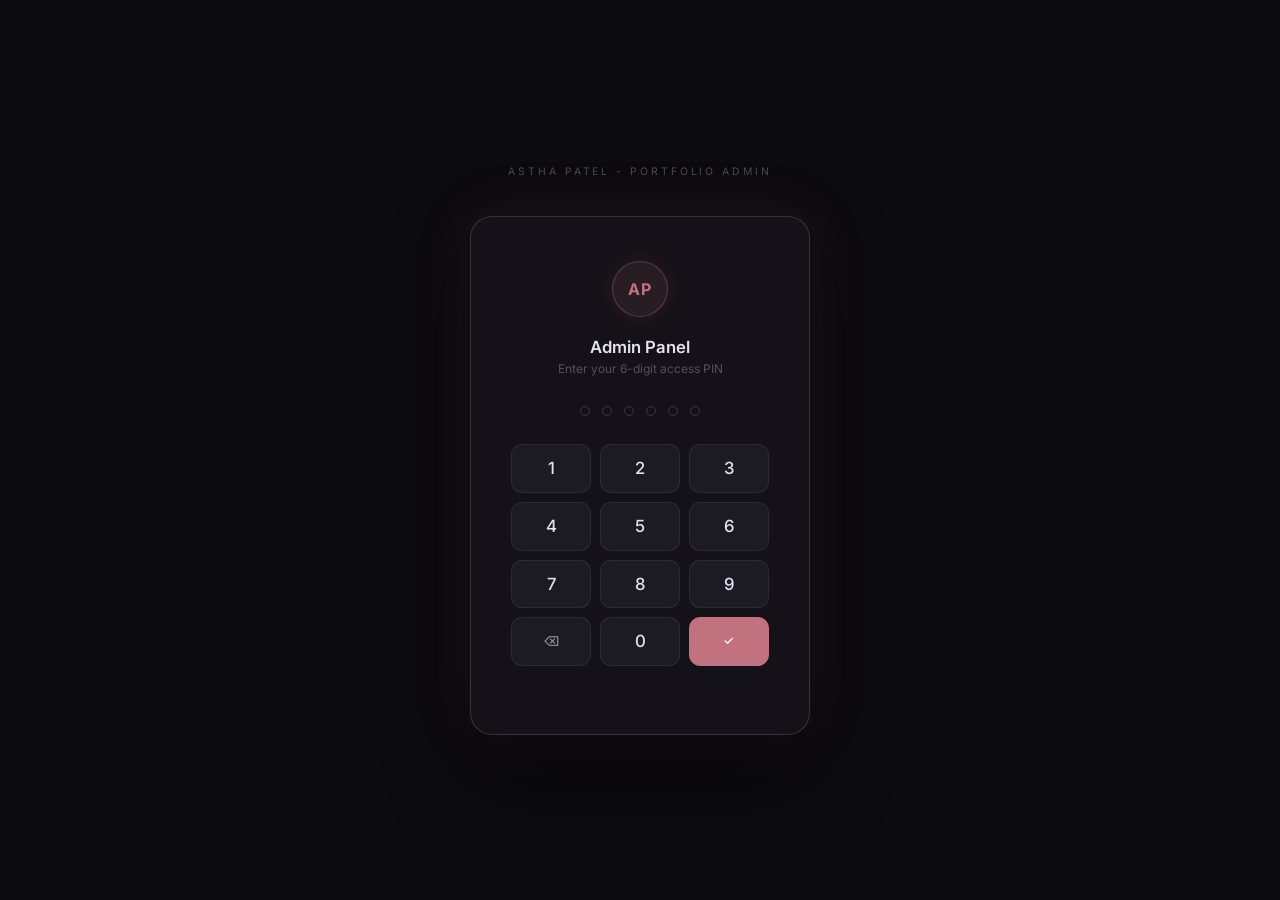
<file: admin/index.html>
<!DOCTYPE html>
<html lang="en">
<head>
<meta charset="UTF-8">
<meta name="viewport" content="width=device-width, initial-scale=1.0">
<meta name="robots" content="noindex, nofollow">
<title>Admin - Astha Patel Portfolio</title>
<link rel="preconnect" href="https://fonts.googleapis.com">
<link href="https://fonts.googleapis.com/css2?family=Inter:wght@300;400;500;600;700&display=swap" rel="stylesheet">
<style>
*,*::before,*::after{box-sizing:border-box;margin:0;padding:0}
:root{
  --bg:#0c0b0f;--surf:#141218;--surf2:#1c1a22;--surf3:#24222a;
  --bd:rgba(255,255,255,.07);--bdh:rgba(255,255,255,.14);
  --acc:#C2727E;--acc-d:rgba(194,114,126,.12);--acc-g:rgba(194,114,126,.25);
  --tx:#e4e2ed;--tx2:rgba(228,226,237,.55);--tx3:rgba(228,226,237,.3);
  --ok:#5cba8a;--err:#e05c6e;--warn:#e8a84a;
  --sw:230px;--th:58px;
}
body{font-family:'Inter',sans-serif;background:var(--bg);color:var(--tx);height:100vh;overflow:hidden;}
#loginScreen{position:fixed;inset:0;display:flex;align-items:center;justify-content:center;background:var(--bg);z-index:200;transition:opacity .5s,transform .5s;}
#loginScreen.exit{opacity:0;transform:scale(.97);pointer-events:none;}
.lw{display:flex;flex-direction:column;align-items:center;}
.lbrand{font-size:.65rem;letter-spacing:.28em;text-transform:uppercase;color:var(--tx3);margin-bottom:38px;}
.lcard{background:var(--surf);border:1px solid var(--bdh);border-radius:22px;padding:44px 40px 36px;width:340px;text-align:center;box-shadow:0 40px 80px rgba(0,0,0,.5),0 0 60px var(--acc-d);}
.lmono{width:56px;height:56px;border-radius:50%;background:var(--acc-d);border:1px solid rgba(194,114,126,.35);display:flex;align-items:center;justify-content:center;font-weight:700;font-size:1rem;color:var(--acc);margin:0 auto 20px;letter-spacing:.08em;box-shadow:0 0 20px var(--acc-d);}
.ltitle{font-size:1.05rem;font-weight:600;margin-bottom:4px;}
.lsub{font-size:.75rem;color:var(--tx3);margin-bottom:30px;}
.pdots{display:flex;justify-content:center;gap:12px;margin-bottom:28px;}
.pdot{width:10px;height:10px;border-radius:50%;border:1.5px solid rgba(255,255,255,.15);transition:.18s;}
.pdot.on{background:var(--acc);border-color:var(--acc);transform:scale(1.1);box-shadow:0 0 6px var(--acc-g);}
.numpad{display:grid;grid-template-columns:repeat(3,1fr);gap:9px;}
.nk{background:var(--surf2);border:1px solid var(--bd);border-radius:11px;padding:15px 10px;font-size:1.05rem;font-weight:500;color:var(--tx);cursor:pointer;transition:.12s;font-family:'Inter',sans-serif;line-height:1;}
.nk:hover{background:var(--surf3);border-color:var(--bdh);}
.nk:active{transform:scale(.93);}
.nk.del{font-size:.85rem;color:var(--tx2);}
.nk.ent{background:var(--acc);color:#fff;font-size:.8rem;letter-spacing:.12em;text-transform:uppercase;border-color:var(--acc);}
.nk.ent:hover{background:#b0666f;}
.lerr{font-size:.78rem;color:var(--err);height:20px;margin-top:12px;}
@keyframes shake{0%,100%{transform:translateX(0)}15%{transform:translateX(-8px)}35%{transform:translateX(8px)}55%{transform:translateX(-5px)}75%{transform:translateX(5px)}}
.lcard.shake{animation:shake .4s ease;}
#dash{display:none;flex-direction:column;height:100vh;}
#dash.vis{display:flex;}
.tb{height:var(--th);background:var(--surf);border-bottom:1px solid var(--bd);display:flex;align-items:center;padding:0 20px;gap:16px;flex-shrink:0;z-index:50;}
.tb-logo{display:flex;align-items:center;gap:10px;font-weight:700;font-size:.88rem;color:var(--acc);letter-spacing:.04em;text-decoration:none;}
.tb-dot{width:7px;height:7px;border-radius:50%;background:var(--acc);box-shadow:0 0 8px var(--acc-g);}
.tb-sep{width:1px;height:18px;background:var(--bdh);}
.tb-sec{font-size:.83rem;color:var(--tx2);flex:1;}
.tb-stat{display:flex;align-items:center;gap:7px;font-size:.73rem;color:var(--tx3);}
.stat-dot{width:6px;height:6px;border-radius:50%;background:var(--ok);transition:.3s;}
.stat-dot.un{background:var(--warn);}
.tb-acts{display:flex;gap:8px;}
.btn{padding:8px 16px;border-radius:8px;font-size:.78rem;font-weight:500;cursor:pointer;transition:.18s;border:1px solid var(--bd);font-family:'Inter',sans-serif;letter-spacing:.02em;line-height:1;}
.bghost{background:transparent;color:var(--tx2);}
.bghost:hover{background:rgba(255,255,255,.05);color:var(--tx);}
.bacc{background:var(--acc);color:#fff;border-color:var(--acc);}
.bacc:hover{background:#b0666f;}
.bsec{background:rgba(255,255,255,.05);color:var(--tx);}
.bsec:hover{background:rgba(255,255,255,.09);}
.dbbody{display:flex;flex:1;overflow:hidden;}
.sb{width:var(--sw);background:var(--surf);border-right:1px solid var(--bd);display:flex;flex-direction:column;flex-shrink:0;overflow-y:auto;}
.sb::-webkit-scrollbar{width:0;}
.sbg{padding:18px 10px 8px;}
.sbg+.sbg{border-top:1px solid var(--bd);}
.sgl{font-size:.6rem;letter-spacing:.2em;text-transform:uppercase;color:var(--tx3);padding:0 10px;margin-bottom:8px;}
.nb{display:flex;align-items:center;gap:10px;padding:9px 10px;border-radius:8px;cursor:pointer;font-size:.83rem;color:var(--tx2);transition:.13s;width:100%;background:transparent;border:none;text-align:left;font-family:'Inter',sans-serif;}
.nb:hover{background:rgba(255,255,255,.04);color:var(--tx);}
.nb.act{background:var(--acc-d);color:var(--acc);}
.ni{width:5px;height:5px;border-radius:50%;background:currentColor;opacity:.45;flex-shrink:0;}
.main{flex:1;overflow-y:auto;padding:32px 36px;background:var(--bg);}
.main::-webkit-scrollbar{width:5px;}
.main::-webkit-scrollbar-thumb{background:rgba(255,255,255,.08);border-radius:3px;}
.shd{margin-bottom:28px;}
.shd h2{font-size:1.25rem;font-weight:600;letter-spacing:-.01em;}
.shd p{font-size:.8rem;color:var(--tx2);margin-top:5px;line-height:1.55;}
.fg{display:grid;grid-template-columns:1fr 1fr;gap:16px;}
.ff{display:flex;flex-direction:column;gap:6px;}
.ff.s2{grid-column:1/-1;}
.fl{font-size:.68rem;font-weight:600;letter-spacing:.1em;text-transform:uppercase;color:var(--tx3);}
.fi,.fta,.fsel{background:var(--surf2);border:1px solid var(--bd);border-radius:8px;padding:10px 13px;color:var(--tx);font-size:.85rem;font-family:'Inter',sans-serif;transition:.18s;width:100%;line-height:1.5;}
.fi:focus,.fta:focus{outline:none;border-color:var(--acc);box-shadow:0 0 0 3px var(--acc-d);}
.fta{resize:vertical;min-height:88px;}
.divr{border:none;border-top:1px solid var(--bd);margin:26px 0;}
.aed{display:flex;flex-direction:column;gap:10px;}
.ai{background:var(--surf);border:1px solid var(--bd);border-radius:12px;padding:16px;}
.ahd{display:flex;align-items:center;justify-content:space-between;margin-bottom:14px;}
.at{font-size:.75rem;font-weight:600;color:var(--tx2);letter-spacing:.05em;}
.ibtn{width:26px;height:26px;border-radius:6px;border:1px solid var(--bd);background:transparent;color:var(--tx2);cursor:pointer;display:flex;align-items:center;justify-content:center;font-size:.85rem;transition:.15s;}
.ibtn:hover{background:rgba(255,255,255,.07);color:var(--tx);}
.ibtn.dl:hover{background:rgba(224,92,110,.14);border-color:var(--err);color:var(--err);}
.abtn{width:100%;display:flex;align-items:center;justify-content:center;gap:8px;padding:10px;border:1px dashed rgba(255,255,255,.12);border-radius:10px;background:transparent;color:var(--tx3);font-size:.82rem;cursor:pointer;transition:.18s;font-family:'Inter',sans-serif;margin-top:10px;}
.abtn:hover{border-color:var(--acc);color:var(--acc);background:var(--acc-d);}
.tgl{display:flex;flex-wrap:wrap;gap:6px;margin-bottom:8px;}
.tgi{display:flex;align-items:center;gap:4px;background:rgba(255,255,255,.05);border:1px solid var(--bd);border-radius:999px;padding:4px 11px;font-size:.76rem;}
.tgi input{background:none;border:none;color:var(--tx);font-size:.76rem;font-family:inherit;padding:0;min-width:40px;}
.tgi input:focus{outline:none;}
.tgr{background:none;border:none;color:var(--tx3);cursor:pointer;font-size:1rem;line-height:1;padding:0 0 0 2px;transition:.13s;}
.tgr:hover{color:var(--err);}
.tarow{display:flex;gap:8px;}
.pw{display:flex;align-items:center;gap:10px;}
.pw .fi{max-width:80px;}
.pbb{flex:1;height:4px;background:rgba(255,255,255,.08);border-radius:2px;overflow:hidden;}
.pbf{height:100%;background:var(--acc);border-radius:2px;transition:width .3s;}
.vcg{display:grid;grid-template-columns:repeat(3,1fr);gap:12px;}
.vc{border:2px solid var(--bd);border-radius:12px;overflow:hidden;cursor:pointer;transition:.18s;}
.vc:hover{border-color:var(--bdh);}
.vc.sel{border-color:var(--acc);box-shadow:0 0 20px var(--acc-d);}
.vcp{height:80px;display:flex;align-items:flex-end;padding:10px;}
.vc-orb{background:linear-gradient(135deg,#faf6f2,#f0e4dc);}
.vc-cin{background:linear-gradient(135deg,#070509,#2a0f1a);}
.vc-gal{background:linear-gradient(135deg,#0b001a,#2a0845);}
.vc-pook{background:linear-gradient(135deg,#ffe6f0,#ffd1df);}
.vc-mod{background:linear-gradient(135deg,#ccff00,#000000);}
.vc-pro{background:linear-gradient(135deg,#ffffff,#e2e8f0);}
.vc-art{background:linear-gradient(135deg,#5f2c82,#49a09d);}
.vcl{font-size:.55rem;font-weight:800;letter-spacing:.22em;text-transform:uppercase;}
.vc-orb .vcl,.vc-pro .vcl{color:rgba(0,0,0,.5);}
.vc-cin .vcl,.vc-gal .vcl,.vc-art .vcl{color:rgba(255,255,255,.35);}
.vc-pook .vcl{color:#ff6b9e;}
.vc-mod .vcl{color:#ccff00;}
.vci{padding:10px 12px;background:var(--surf2);}
.vcn{font-size:.82rem;font-weight:600;}
.vcd{font-size:.7rem;color:var(--tx2);margin-top:2px;}
.fr{display:flex;align-items:center;justify-content:space-between;padding:12px 0;border-bottom:1px solid var(--bd);}
.fr:last-child{border-bottom:none;}
.flb{font-size:.84rem;}
.fky{font-size:.68rem;color:var(--tx3);font-family:monospace;margin-top:2px;}
.tgl-sw{position:relative;width:40px;height:22px;flex-shrink:0;}
.tgl-sw input{opacity:0;width:0;height:0;}
.tgl-rail{position:absolute;inset:0;background:rgba(255,255,255,.1);border-radius:11px;cursor:pointer;transition:.2s;}
.tgl-rail::before{content:'';position:absolute;width:16px;height:16px;background:#fff;border-radius:50%;top:3px;left:3px;transition:.2s;}
.tgl-sw input:checked+.tgl-rail{background:var(--acc);}
.tgl-sw input:checked+.tgl-rail::before{transform:translateX(18px);}
.jed{background:rgba(0,0,0,.35);border:1px solid var(--bd);border-radius:10px;padding:18px;font-family:monospace;font-size:.78rem;line-height:1.72;color:#c9d1d9;width:100%;min-height:380px;resize:vertical;}
.jed:focus{outline:none;border-color:var(--acc);}
.jst{font-size:.72rem;margin-top:6px;color:var(--tx3);}
.toast{position:fixed;bottom:24px;right:24px;background:var(--surf);border:1px solid var(--bd);border-radius:10px;padding:13px 18px;font-size:.83rem;box-shadow:0 8px 32px rgba(0,0,0,.5);transform:translateY(20px);opacity:0;transition:.3s;z-index:9999;max-width:330px;}
.toast.show{transform:translateY(0);opacity:1;}
.toast.ok{border-color:var(--ok);}
.toast.er{border-color:var(--err);}
.toast.inf{border-color:var(--acc);}
.mbd{position:fixed;inset:0;background:rgba(0,0,0,.65);backdrop-filter:blur(10px);z-index:5000;display:flex;align-items:center;justify-content:center;opacity:0;pointer-events:none;transition:.28s;}
.mbd.open{opacity:1;pointer-events:auto;}
.modal{background:var(--surf);border:1px solid var(--bdh);border-radius:18px;padding:32px;width:440px;box-shadow:0 24px 64px rgba(0,0,0,.6);transform:translateY(16px);transition:.28s;}
.mbd.open .modal{transform:translateY(0);}
.modal h3{font-size:1.05rem;font-weight:600;margin-bottom:8px;}
.modal p{font-size:.82rem;color:var(--tx2);line-height:1.6;margin-bottom:18px;}
.mhint{font-size:.7rem;color:var(--tx3);margin-top:5px;}
.macts{display:flex;gap:10px;justify-content:flex-end;margin-top:22px;}
.pprog{display:flex;flex-direction:column;gap:8px;margin-top:16px;}
.pst{display:flex;align-items:center;gap:10px;font-size:.8rem;color:var(--tx2);}
.psi{width:18px;height:18px;border-radius:50%;border:1.5px solid var(--bdh);flex-shrink:0;display:flex;align-items:center;justify-content:center;font-size:.65rem;}
.pst.done .psi{background:var(--ok);border-color:var(--ok);color:#fff;}
.pst.fail .psi{background:var(--err);border-color:var(--err);color:#fff;}
@keyframes spin{to{transform:rotate(360deg)}}
.pst.act .psi{border-color:var(--acc);animation:spin 1s linear infinite;}
.subhdr{font-size:.78rem;font-weight:600;color:var(--tx2);letter-spacing:.08em;text-transform:uppercase;margin-bottom:12px;}
@media (max-width:768px){
  .tb{flex-wrap:wrap;height:auto;padding:12px 20px;gap:10px;}
  .tb-sec{width:100%;order:3;margin-top:4px;}
  .dbbody{flex-direction:column;}
  .sb{width:100%;flex-direction:row;border-right:none;border-bottom:1px solid var(--bd);padding:8px;height:auto;overflow-x:auto;}
  .sbg{display:flex;gap:8px;padding:0;border:none !important;margin-right:12px;align-items:center;}
  .sgl{display:none;}
  .nb{white-space:nowrap;width:auto;padding:6px 12px;}
  .main{padding:20px;}
  .fg,.vcg{grid-template-columns:1fr;}
  .modal{width:calc(100% - 40px);margin:20px;padding:24px;}
  .tarow{flex-direction:column;}
  #lcard{width:90%;padding:30px 20px;}
  .lbrand{text-align:center;}
}
</style>
</head>
<body>

<div id="loginScreen">
  <div class="lw">
    <div class="lbrand">Astha Patel - Portfolio Admin</div>
    <div class="lcard" id="lcard">
      <div class="lmono">AP</div>
      <div class="ltitle">Admin Panel</div>
      <div class="lsub">Enter your 6-digit access PIN</div>
      <div class="pdots" id="pdots">
        <div class="pdot"></div><div class="pdot"></div><div class="pdot"></div>
        <div class="pdot"></div><div class="pdot"></div><div class="pdot"></div>
      </div>
      <div class="numpad" id="numpad"></div>
      <div class="lerr" id="lerr"></div>
    </div>
  </div>
</div>

<div id="dash">
  <div class="tb">
    <a class="tb-logo" href="../" target="_blank"><div class="tb-dot"></div>AP Admin</a>
    <div class="tb-sep"></div>
    <div class="tb-sec" id="tbSec">Dashboard</div>
    <div class="tb-stat"><div class="stat-dot" id="sdot"></div><span id="stext">All changes saved</span></div>
    <div class="tb-acts">
      <button class="btn bghost" onclick="clearPrev()">Clear Preview</button>
      <button class="btn bacc" onclick="openPub()">Publish to GitHub</button>
      <button class="btn bghost" onclick="doOut()">Log Out</button>
    </div>
  </div>
  <div class="dbbody">
    <div class="sb">
      <div class="sbg">
        <div class="sgl">Content</div>
        <button class="nb act" id="n-hero"           onclick="show('hero')"><span class="ni"></span>Hero</button>
        <button class="nb"     id="n-brand"          onclick="show('brand')"><span class="ni"></span>Personal Brand</button>
        <button class="nb"     id="n-strengths"      onclick="show('strengths')"><span class="ni"></span>Core Strengths</button>
        <button class="nb"     id="n-differentiators" onclick="show('differentiators')"><span class="ni"></span>Differentiators</button>
        <button class="nb"     id="n-exposure"       onclick="show('exposure')"><span class="ni"></span>Business Exposure</button>
        <button class="nb"     id="n-capabilities"   onclick="show('capabilities')"><span class="ni"></span>Capabilities</button>
        <button class="nb"     id="n-vision"         onclick="show('vision')"><span class="ni"></span>Career Vision</button>
        <button class="nb"     id="n-introduction"   onclick="show('introduction')"><span class="ni"></span>Introduction</button>
        <button class="nb"     id="n-contact"        onclick="show('contact')"><span class="ni"></span>Contact</button>
        <button class="nb"     id="n-global"         onclick="show('global')"><span class="ni"></span>Global Settings</button>
      </div>
      <div class="sbg">
        <div class="sgl">System</div>
        <button class="nb" id="n-flags" onclick="show('flags')"><span class="ni"></span>Feature Flags</button>
        <button class="nb" id="n-raw"   onclick="show('raw')"><span class="ni"></span>Raw JSON</button>
      </div>
    </div>
    <div class="main" id="main"></div>
  </div>
</div>

<div class="toast" id="toast"></div>

<div class="mbd" id="pubModal">
  <div class="modal">
    <h3>Publish to GitHub</h3>
    <p>Commits data/content.json and data/feature-flags.json to the repo. Vercel auto-deploys within ~30 seconds.</p>

    <div class="pprog" id="pprog" style="display:none;"></div>
    <div class="macts" id="macts">
      <button class="btn bghost" onclick="closePub()">Cancel</button>
      <button class="btn bacc" id="pubBtn" onclick="doPub()">Publish Now</button>
    </div>
  </div>
</div>

<script>
'use strict';
const PIN='739391',RO='Dev-Incognito',RN='astha-patel-portfolio',LSC='astha-admin-content',LSF='astha-portfolio-flags',SA='astha-admin-auth',ST='astha-github-token';
const SLABS={hero:'Hero / Cover',brand:'Personal Brand',strengths:'Core Strengths',differentiators:'Differentiators',exposure:'Business Exposure',capabilities:'Capabilities',vision:'Career Vision',introduction:'Introduction',contact:'Contact',global:'Global Settings',flags:'Feature Flags',raw:'Raw JSON'};
let content={},flags={},cur='hero';

let ent='';
(function(){
  const p=document.getElementById('numpad');
  ['1','2','3','4','5','6','7','8','9','del','0','ent'].forEach((k,idx)=>{
    const b=document.createElement('button');
    const disp=k==='del'?'backspace':k==='ent'?'Enter':k;
    b.className='nk'+(k==='del'?' del':k==='ent'?' ent':'');
    b.textContent=k==='del'?'\u232B':k==='ent'?'\u2713':k;
    b.onclick=()=>hk(k==='del'?'del':k==='ent'?'ent':k);
    p.appendChild(b);
  });
})();

function hk(k){
  if(k==='del')ent=ent.slice(0,-1);
  else if(k==='ent'){chk();return;}
  else if(ent.length<6)ent+=k;
  rd();
  if(ent.length===6)setTimeout(chk,160);
}
function rd(){document.querySelectorAll('.pdot').forEach((d,i)=>d.classList.toggle('on',i<ent.length));}
function chk(){
  if(ent===PIN){
    sessionStorage.setItem(SA,'1');
    const ls=document.getElementById('loginScreen');
    ls.classList.add('exit');
    setTimeout(()=>{ls.style.display='none';document.getElementById('dash').classList.add('vis');initDash();},500);
  }else{
    const c=document.getElementById('lcard');c.classList.add('shake');
    document.getElementById('lerr').textContent='Incorrect PIN. Try again.';
    setTimeout(()=>{c.classList.remove('shake');document.getElementById('lerr').textContent='';ent='';rd();},600);
  }
}
document.addEventListener('keydown',e=>{
  const ls=document.getElementById('loginScreen');
  if(ls&&ls.style.display!=='none'&&!ls.classList.contains('exit')){
    if(e.key>='0'&&e.key<='9')hk(e.key);
    else if(e.key==='Backspace')hk('del');
    else if(e.key==='Enter')hk('ent');
  }
});

async function initDash(){await load();show('hero');}
async function load(){
  const lc=localStorage.getItem(LSC);
  if(lc){try{content=JSON.parse(lc);}catch(e){await fc();}}else{await fc();}
  const lf=localStorage.getItem(LSF);
  if(lf){try{flags=JSON.parse(lf);}catch(e){await ff2();}}else{await ff2();}
}
async function fc(){try{const r=await fetch('../data/content.json?'+Date.now());content=await r.json();}catch(e){toast('Could not load content.json','er');}}
async function ff2(){try{const r=await fetch('../data/feature-flags.json?'+Date.now());flags=await r.json();}catch(e){flags={};}}

function sv(){localStorage.setItem(LSC,JSON.stringify(content));localStorage.setItem(LSF,JSON.stringify(flags));setSt(false);}
let stm;function dsv(){setSt(true);clearTimeout(stm);stm=setTimeout(sv,700);}
function setSt(u){document.getElementById('sdot').classList.toggle('un',u);document.getElementById('stext').textContent=u?'Unsaved changes':'Saved locally';}
function clearPrev(){if(!confirm('Clear all local edits and revert to published content?'))return;localStorage.removeItem(LSC);localStorage.removeItem(LSF);toast('Cleared. Reloading...','inf');setTimeout(()=>location.reload(),1200);}
function doOut(){sessionStorage.removeItem(SA);location.reload();}

function show(n){
  cur=n;
  document.querySelectorAll('.nb').forEach(b=>b.classList.remove('act'));
  const nb=document.getElementById('n-'+n);if(nb)nb.classList.add('act');
  document.getElementById('tbSec').textContent=SLABS[n]||n;
  const fns={hero:rHero,brand:rBrand,strengths:rStr,differentiators:rDiff,exposure:rExp,capabilities:rCap,vision:rVis,introduction:rIntro,contact:rCon,global:rGlob,flags:rFlags,raw:rRaw};
  if(fns[n])document.getElementById('main').innerHTML=fns[n]();
}

function esc(v){return String(v||'').replace(/&/g,'&amp;').replace(/"/g,'&quot;').replace(/</g,'&lt;').replace(/>/g,'&gt;');}
function fld(l,h,s2=false){return '<div class="ff'+(s2?' s2':'')+'"><label class="fl">'+l+'</label>'+h+'</div>';}
function inp(ex,v){return '<input type="text" class="fi" value="'+esc(v)+'" oninput="'+ex+'=this.value;dsv();">';}
function ta(ex,v){return '<textarea class="fta" oninput="'+ex+'=this.value;dsv();">'+esc(v)+'</textarea>';}
function hdr(t,d){return '<div class="shd"><h2>'+t+'</h2><p>'+d+'</p></div>';}
function sh(t){return '<div class="subhdr">'+t+'</div>';}

const FONTS = ['Default', 'Inter', 'Roboto', 'Open Sans', 'Montserrat', 'Lato', 'Poppins', 'Oswald', 'Roboto Mono', 'Raleway', 'Playfair Display', 'Merriweather', 'Nunito', 'Ubuntu', 'Rubik', 'Lora', 'Work Sans', 'Fira Sans', 'Quicksand', 'Barlow', 'Mulish', 'Inconsolata', 'PT Sans', 'Titillium Web', 'DM Sans', 'IBM Plex Sans', 'Josefin Sans', 'Cabin', 'Libre Franklin', 'Dancing Script', 'Anton', 'Bebas Neue', 'Mukta', 'Karla', 'Teko', 'Fjalla One', 'Dosis', 'Bitter', 'Arimo', 'Varela Round', 'Pacifico', 'Hind', 'Zilla Slab', 'Righteous', 'Cinzel', 'Archivo Black', 'Lobster', 'EB Garamond', 'Caveat', 'Comfortaa'];
function fontSel(ex, v) {
  const opts = FONTS.map(f => '<option value="'+(f==='Default'?'':f)+'"'+(v===f?' selected':'')+'>'+f+'</option>').join('');
  return '<select class="fsel" onchange="'+ex+'=this.value;dsv();">'+opts+'</select>';
}


function rHero(){
  const h=content.hero||{},v=flags['hero-variant']||'orbital';
  const VS=[
    {id:'cinematic',n:'Cinematic',d:'Dark film aesthetic',cl:'vc-cin',l:'CINEMATIC'},
    {id:'orbital',n:'Orbital',d:'Classic split layout',cl:'vc-orb',l:'ORBITAL'},
    {id:'galaxy',n:'Galaxy',d:'Deep space immersion',cl:'vc-gal',l:'GALAXY'},
    {id:'pookie',n:'Pookie',d:'Soft cute pastels',cl:'vc-pook',l:'POOKIE'},
    {id:'modern',n:'Modern',d:'Brutalist high contrast',cl:'vc-mod',l:'MODERN'},
    {id:'professional',n:'Professional',d:'Corporate minimal',cl:'vc-pro',l:'PROFESSION'},
    {id:'artistic',n:'Artistic',d:'Overengineered 3D',cl:'vc-art',l:'ARTISTIC'}
  ];
  return hdr('Hero / Cover','First thing visitors see. Pick a variant and edit copy.')+
  '<div class="fg">'+
  fld('Section Font',fontSel('content.hero.font',h.font))+
  fld('First Name',inp('content.hero.nameFirst',h.nameFirst||''))+
  fld('Last Name',inp('content.hero.nameLast',h.nameLast||''))+
  fld('Statement',ta('content.hero.statement',h.statement||''),true)+
  fld('Scroll Button',inp('content.hero.scrollBtn',h.scrollBtn||''))+
  '</div><hr class="divr">'+
  '<div class="ff s2" style="margin-bottom:18px;"><label class="fl">Tagline Words</label>'+
  '<div class="tgl">'+
  (h.tagline||[]).map((t,i)=>'<div class="tgi"><input value="'+esc(t)+'" style="width:'+(Math.max(t.length,4)+1)+'ch" oninput="content.hero.tagline['+i+']=this.value;this.style.width=(Math.max(this.value.length,4)+1)+\'ch\';dsv();"><button class="tgr" onclick="content.hero.tagline.splice('+i+',1);sv();show(\'hero\');">&#215;</button></div>').join('')+
  '</div><div class="tarow"><input type="text" class="fi" id="ntag" placeholder="New word" style="max-width:180px;"><button class="btn bsec" onclick="atag()">+ Add</button></div></div>'+
  '<hr class="divr"><div style="display:flex; justify-content:space-between; align-items:center; margin-bottom:12px;">'+sh('Website Theme Variant')+'<a href="../" target="_blank" class="btn bacc" style="text-decoration:none;">Preview Theme ↗</a></div>'+
  '<div class="vcg">'+VS.map(vr=>'<div class="vc'+(v===vr.id?' sel':'')+'" onclick="setV(\''+vr.id+'\')"><div class="vcp '+vr.cl+'"><div class="vcl">'+vr.l+'</div></div><div class="vci"><div class="vcn">'+vr.n+'</div><div class="vcd">'+vr.d+'</div></div></div>').join('')+'</div>';
}
function atag(){const v=document.getElementById('ntag').value.trim();if(!v)return;if(!content.hero.tagline)content.hero.tagline=[];content.hero.tagline.push(v);sv();show('hero');}
function setV(id){flags['hero-variant']=id;sv();show('hero');toast('Hero variant set to "'+id+'". Publish to deploy.','inf');}

function rBrand(){
  const b=content.brand||{};
  return hdr('Personal Brand','"Who I Am" section.')+
  '<div class="fg">'+
  fld('Section Font',fontSel('content.brand.font',b.font))+
  fld('Section Label',inp('content.brand.sectionLabel',b.sectionLabel||''))+
  fld('Section Title',inp('content.brand.sectionTitle',b.sectionTitle||''))+
  fld('Subtitle',ta('content.brand.sectionSubtitle',b.sectionSubtitle||''),true)+
  fld('Brand Quote',ta('content.brand.quote',b.quote||''),true)+
  fld('Philosophy Title',inp('content.brand.philosophyTitle',b.philosophyTitle||''),true)+
  fld('Philosophy Text',ta('content.brand.philosophyText',b.philosophyText||''),true)+
  '</div><hr class="divr">'+sh('Value Cards')+
  '<div class="aed">'+
  (b.values||[]).map((v,i)=>
    '<div class="ai"><div class="ahd"><div class="at">Value #'+(i+1)+'</div><button class="ibtn dl" onclick="content.brand.values.splice('+i+',1);sv();show(\'brand\');">X</button></div>'+
    '<div class="fg">'+
    fld('Icon','<input type="text" class="fi" value="'+esc(v.icon||'')+'" maxlength="2" oninput="content.brand.values['+i+'].icon=this.value;dsv();">')+
    fld('Title','<input type="text" class="fi" value="'+esc(v.title||'')+'" oninput="content.brand.values['+i+'].title=this.value;dsv();">')+
    fld('Description','<textarea class="fta" oninput="content.brand.values['+i+'].desc=this.value;dsv();">'+esc(v.desc||'')+'</textarea>',true)+
    '</div></div>'
  ).join('')+
  '</div><button class="abtn" onclick="content.brand.values=content.brand.values||[];content.brand.values.push({icon:\'X\',title:\'New\',desc:\'\'});sv();show(\'brand\');">+ Add Value Card</button>';
}

function rStr(){
  const s=content.strengths||{};
  return hdr('Core Strengths','Skills timeline.')+
  '<div class="fg">'+
  fld('Section Font',fontSel('content.strengths.font',s.font))+
  fld('Section Label',inp('content.strengths.sectionLabel',s.sectionLabel||''))+
  fld('Section Title',inp('content.strengths.sectionTitle',s.sectionTitle||''))+
  fld('Subtitle',ta('content.strengths.sectionSubtitle',s.sectionSubtitle||''),true)+
  '</div><hr class="divr">'+sh('Timeline Items')+
  '<div class="aed">'+
  (s.timeline||[]).map((item,i)=>
    '<div class="ai"><div class="ahd"><div class="at">'+esc(item.role||'Item #'+(i+1))+'</div><button class="ibtn dl" onclick="content.strengths.timeline.splice('+i+',1);sv();show(\'strengths\');">X</button></div>'+
    '<div class="fg">'+
    fld('Period','<input type="text" class="fi" value="'+esc(item.period||'')+'" oninput="content.strengths.timeline['+i+'].period=this.value;dsv();">')+
    fld('Role','<input type="text" class="fi" value="'+esc(item.role||'')+'" oninput="content.strengths.timeline['+i+'].role=this.value;dsv();">')+
    fld('Company','<input type="text" class="fi" value="'+esc(item.company||'')+'" oninput="content.strengths.timeline['+i+'].company=this.value;dsv();">',true)+
    fld('Description','<textarea class="fta" oninput="content.strengths.timeline['+i+'].desc=this.value;dsv();">'+esc(item.desc||'')+'</textarea>',true)+
    '</div>'+
    '<div class="ff" style="margin-top:10px;"><label class="fl">Skill Tags</label>'+
    '<div class="tgl">'+
    (item.skills||[]).map((sk,si)=>'<div class="tgi"><input value="'+esc(sk)+'" style="width:'+(sk.length+2)+'ch" oninput="content.strengths.timeline['+i+'].skills['+si+']=this.value;dsv();"><button class="tgr" onclick="content.strengths.timeline['+i+'].skills.splice('+si+',1);show(\'strengths\');">x</button></div>').join('')+
    '</div><button class="abtn" style="max-width:180px;padding:6px;" onclick="const t=prompt(\'Add skill tag:\');if(t){content.strengths.timeline['+i+'].skills=content.strengths.timeline['+i+'].skills||[];content.strengths.timeline['+i+'].skills.push(t);sv();show(\'strengths\');}">+ Tag</button></div>'+
    '</div>'
  ).join('')+
  '</div><button class="abtn" onclick="content.strengths.timeline=content.strengths.timeline||[];content.strengths.timeline.push({period:\'\',role:\'New Strength\',company:\'\',desc:\'\',skills:[]});sv();show(\'strengths\');">+ Add Timeline Item</button>';
}

function rDiff(){
  const d=content.differentiators||{};
  return hdr('Differentiators','"What Sets Me Apart" - numbered cards.')+
  '<div class="fg">'+
  fld('Section Font',fontSel('content.differentiators.font',d.font))+
  fld('Section Label',inp('content.differentiators.sectionLabel',d.sectionLabel||''))+
  fld('Section Title',inp('content.differentiators.sectionTitle',d.sectionTitle||''))+
  fld('Subtitle',ta('content.differentiators.sectionSubtitle',d.sectionSubtitle||''),true)+
  '</div><hr class="divr">'+
  '<div class="aed">'+
  (d.cards||[]).map((c,i)=>
    '<div class="ai"><div class="ahd"><div class="at">'+esc(c.number)+' - '+esc(c.title)+'</div><button class="ibtn dl" onclick="content.differentiators.cards.splice('+i+',1);sv();show(\'differentiators\');">X</button></div>'+
    '<div class="fg">'+
    fld('Number','<input type="text" class="fi" value="'+esc(c.number||'')+'" oninput="content.differentiators.cards['+i+'].number=this.value;dsv();">')+
    fld('Title','<input type="text" class="fi" value="'+esc(c.title||'')+'" oninput="content.differentiators.cards['+i+'].title=this.value;dsv();">')+
    fld('Description','<textarea class="fta" oninput="content.differentiators.cards['+i+'].desc=this.value;dsv();">'+esc(c.desc||'')+'</textarea>',true)+
    '</div></div>'
  ).join('')+
  '</div><button class="abtn" onclick="const n=String((content.differentiators.cards||[]).length+1).padStart(2,\'0\');content.differentiators.cards=content.differentiators.cards||[];content.differentiators.cards.push({number:n,title:\'New\',desc:\'\'});sv();show(\'differentiators\');">+ Add Card</button>';
}

function rExp(){
  const e=content.exposure||{};
  return hdr('Business Exposure','"Learning Business From the Inside".')+
  '<div class="fg">'+
  fld('Section Font',fontSel('content.exposure.font',e.font))+
  fld('Section Label',inp('content.exposure.sectionLabel',e.sectionLabel||''))+
  fld('Section Title',inp('content.exposure.sectionTitle',e.sectionTitle||''))+
  fld('Subtitle',ta('content.exposure.sectionSubtitle',e.sectionSubtitle||''),true)+
  fld('Paragraph 1',ta('content.exposure.narrativeP1',e.narrativeP1||''),true)+
  fld('Paragraph 2',ta('content.exposure.narrativeP2',e.narrativeP2||''),true)+
  fld('Paragraph 3',ta('content.exposure.narrativeP3',e.narrativeP3||''),true)+
  '</div><hr class="divr">'+sh('Highlights')+
  '<div class="aed">'+
  (e.highlights||[]).map((h,i)=>
    '<div class="ai"><div class="ahd"><div class="at">'+esc(h.title)+'</div><button class="ibtn dl" onclick="content.exposure.highlights.splice('+i+',1);sv();show(\'exposure\');">X</button></div>'+
    '<div class="fg">'+
    fld('Title','<input type="text" class="fi" value="'+esc(h.title||'')+'" oninput="content.exposure.highlights['+i+'].title=this.value;dsv();">')+
    fld('Description','<textarea class="fta" oninput="content.exposure.highlights['+i+'].desc=this.value;dsv();">'+esc(h.desc||'')+'</textarea>',true)+
    '</div></div>'
  ).join('')+
  '</div><button class="abtn" onclick="content.exposure.highlights=content.exposure.highlights||[];content.exposure.highlights.push({title:\'New\',desc:\'\'});sv();show(\'exposure\');">+ Add Highlight</button>';
}

function rCap(){
  const c=content.capabilities||{};
  return hdr('Capabilities','"What I Bring With Me" - progress bars.')+
  '<div class="fg">'+
  fld('Section Font',fontSel('content.capabilities.font',c.font))+
  fld('Section Label',inp('content.capabilities.sectionLabel',c.sectionLabel||''))+
  fld('Section Title',inp('content.capabilities.sectionTitle',c.sectionTitle||''))+
  fld('Subtitle',ta('content.capabilities.sectionSubtitle',c.sectionSubtitle||''),true)+
  '</div><hr class="divr">'+
  '<div class="aed">'+
  (c.items||[]).map((item,i)=>
    '<div class="ai"><div class="ahd"><div class="at">'+esc(item.title)+'</div><button class="ibtn dl" onclick="content.capabilities.items.splice('+i+',1);sv();show(\'capabilities\');">X</button></div>'+
    '<div class="fg">'+
    fld('Title','<input type="text" class="fi" value="'+esc(item.title||'')+'" oninput="content.capabilities.items['+i+'].title=this.value;dsv();">')+
    '<div class="ff"><label class="fl">Progress</label><div class="pw"><input type="text" class="fi" value="'+esc(item.progress||'80%')+'" oninput="content.capabilities.items['+i+'].progress=this.value;this.closest(\'.pw\').querySelector(\'.pbf\').style.width=this.value;dsv();"><div class="pbb"><div class="pbf" style="width:'+esc(item.progress||'80%')+'"></div></div></div></div>'+
    fld('Description','<textarea class="fta" style="min-height:60px;" oninput="content.capabilities.items['+i+'].desc=this.value;dsv();">'+esc(item.desc||'')+'</textarea>',true)+
    '</div></div>'
  ).join('')+
  '</div><button class="abtn" onclick="content.capabilities.items=content.capabilities.items||[];content.capabilities.items.push({title:\'New\',progress:\'80%\',desc:\'\'});sv();show(\'capabilities\');">+ Add Capability</button>';
}

function rVis(){
  const v=content.vision||{};
  return hdr('Career Vision','"Where I Am Heading" - pillars.')+
  '<div class="fg">'+
  fld('Section Font',fontSel('content.vision.font',v.font))+
  fld('Section Label',inp('content.vision.sectionLabel',v.sectionLabel||''))+
  fld('Section Title',inp('content.vision.sectionTitle',v.sectionTitle||''))+
  fld('Vision Statement',ta('content.vision.statement',v.statement||''),true)+
  fld('Closing Quote',ta('content.vision.closingQuote',v.closingQuote||''),true)+
  '</div><hr class="divr">'+sh('Vision Pillars')+
  '<div class="aed">'+
  (v.pillars||[]).map((p,i)=>
    '<div class="ai"><div class="ahd"><div class="at">'+esc(p.title)+'</div><button class="ibtn dl" onclick="content.vision.pillars.splice('+i+',1);sv();show(\'vision\');">X</button></div>'+
    '<div class="fg">'+
    fld('Icon','<input type="text" class="fi" value="'+esc(p.icon||'')+'" oninput="content.vision.pillars['+i+'].icon=this.value;dsv();">')+
    fld('Title','<input type="text" class="fi" value="'+esc(p.title||'')+'" oninput="content.vision.pillars['+i+'].title=this.value;dsv();">')+
    fld('Description','<textarea class="fta" oninput="content.vision.pillars['+i+'].desc=this.value;dsv();">'+esc(p.desc||'')+'</textarea>',true)+
    '</div></div>'
  ).join('')+
  '</div><button class="abtn" onclick="content.vision.pillars=content.vision.pillars||[];content.vision.pillars.push({icon:\'\',title:\'New Pillar\',desc:\'\'});sv();show(\'vision\');">+ Add Pillar</button>';
}

function rIntro(){
  const n=content.introduction||{};
  return hdr('Personal Introduction','"In My Own Words" - the personal letter.')+
  '<div class="fg">'+
  fld('Section Font',fontSel('content.introduction.font',n.font))+
  fld('Section Label',inp('content.introduction.sectionLabel',n.sectionLabel||''))+
  fld('Section Title',inp('content.introduction.sectionTitle',n.sectionTitle||''))+
  fld('Signature Name',inp('content.introduction.signature',n.signature||''),true)+
  '</div><hr class="divr">'+sh('Paragraphs')+
  '<div class="aed">'+
  (n.paragraphs||[]).map((p,i)=>
    '<div class="ai"><div class="ahd"><div class="at">Paragraph '+(i+1)+'</div><button class="ibtn dl" onclick="content.introduction.paragraphs.splice('+i+',1);sv();show(\'introduction\');">X</button></div>'+
    '<textarea class="fta" style="min-height:100px;" oninput="content.introduction.paragraphs['+i+']=this.value;dsv();">'+esc(p)+'</textarea></div>'
  ).join('')+
  '</div><button class="abtn" onclick="content.introduction.paragraphs=content.introduction.paragraphs||[];content.introduction.paragraphs.push(\'\');sv();show(\'introduction\');">+ Add Paragraph</button>';
}

function rCon(){
  const c=content.contact||{};
  return hdr('Contact','Final section - details, social links, QR codes.')+
  '<div class="fg">'+
  fld('Section Font',fontSel('content.contact.font',c.font))+
  fld('Section Label',inp('content.contact.sectionLabel',c.sectionLabel||''))+
  fld('Section Title',inp('content.contact.sectionTitle',c.sectionTitle||''))+
  fld('Card Name',inp('content.contact.cardName',c.cardName||''))+
  fld('Card Tagline',inp('content.contact.cardTagline',c.cardTagline||''))+
  fld('Footer Quote',ta('content.contact.footer',c.footer||''),true)+
  fld('References Text',inp('content.contact.references',c.references||''),true)+
  '</div><hr class="divr">'+sh('Contact Info Items')+
  '<div class="aed">'+
  (c.info||[]).map((item,i)=>
    '<div class="ai"><div class="ahd"><div class="at">'+esc(item.label||item.icon)+'</div><button class="ibtn dl" onclick="content.contact.info.splice('+i+',1);sv();show(\'contact\');">X</button></div>'+
    '<div class="fg">'+
    fld('Icon','<input type="text" class="fi" value="'+esc(item.icon||'')+'" maxlength="3" oninput="content.contact.info['+i+'].icon=this.value;dsv();">')+
    fld('Label','<input type="text" class="fi" value="'+esc(item.label||'')+'" oninput="content.contact.info['+i+'].label=this.value;dsv();">')+
    fld('Value','<input type="text" class="fi" value="'+esc(item.text||'')+'" oninput="content.contact.info['+i+'].text=this.value;dsv();">',true)+
    '</div></div>'
  ).join('')+
  '</div><button class="abtn" onclick="content.contact.info=content.contact.info||[];content.contact.info.push({icon:\'@\',label:\'New\',text:\'\'});sv();show(\'contact\');">+ Add Contact Item</button>'+
  '<hr class="divr">'+sh('Social Links (QR Codes)')+
  '<div class="aed">'+
  (c.social||[]).map((s,i)=>
    '<div class="ai"><div class="ahd"><div class="at">'+esc(s.label)+'</div><button class="ibtn dl" onclick="content.contact.social.splice('+i+',1);sv();show(\'contact\');">X</button></div>'+
    '<div class="fg">'+
    fld('Platform ID','<input type="text" class="fi" value="'+esc(s.platform||'')+'" placeholder="instagram/x/facebook" oninput="content.contact.social['+i+'].platform=this.value;dsv();">')+
    fld('Label','<input type="text" class="fi" value="'+esc(s.label||'')+'" oninput="content.contact.social['+i+'].label=this.value;dsv();">')+
    fld('Handle','<input type="text" class="fi" value="'+esc(s.handle||'')+'" oninput="content.contact.social['+i+'].handle=this.value;dsv();">')+
    fld('Profile URL','<input type="url" class="fi" value="'+esc(s.url||'')+'" oninput="content.contact.social['+i+'].url=this.value;dsv();">',true)+
    '</div></div>'
  ).join('')+
  '</div><button class="abtn" onclick="content.contact.social=content.contact.social||[];content.contact.social.push({platform:\'instagram\',label:\'Instagram\',handle:\'@handle\',url:\'https://instagram.com/\'});sv();show(\'contact\');">+ Add Social Link</button>';
}

function rGlob(){
  const g=content.global||{};
  return hdr('Global Settings','Navigation and footer text.')+
  '<div class="fg">'+
  fld('Section Font',fontSel('content.global.font',g.font))+
  fld('Nav Brand Name',inp('content.global.navBrand',g.navBrand||''))+
  fld('Footer Brand',inp('content.global.footerBrand',g.footerBrand||''))+
  fld('Footer Tagline',inp('content.global.footerText',g.footerText||''),true)+
  '</div><hr class="divr">'+sh('Navigation Links')+
  '<div class="aed">'+
  (g.navLinks||[]).map((lnk,i)=>
    '<div class="ai"><div class="fg">'+
    fld('Section ID','<input type="text" class="fi" value="'+esc(lnk.id||'')+'" oninput="content.global.navLinks['+i+'].id=this.value;dsv();">')+
    fld('Label','<input type="text" class="fi" value="'+esc(lnk.label||'')+'" oninput="content.global.navLinks['+i+'].label=this.value;dsv();">')+
    '</div></div>'
  ).join('')+
  '</div>';
}

const FLAB={'lenis-scroll':'Smooth Physics Scrolling (Lenis)','gift-wrap':'Gift Wrap Opening Effect',animations:'Enable all scroll animations','scroll-progress':'Scroll progress bar',navigation:'Navigation bar','back-to-top':'Back to top button',footer:'Page footer','hero-section':'Hero section','hero-name':'Name in hero','hero-tagline':'Tagline in hero','hero-statement':'Statement in hero','hero-portrait':'Portrait in hero','hero-scroll-btn':'Scroll button','hero-bg-blobs':'Background blobs','section-brand':'01 - Personal Brand','section-strengths':'02 - Core Strengths','section-differentiators':'03 - Differentiators','section-exposure':'04 - Business Exposure','section-capabilities':'05 - Capabilities','section-vision':'06 - Career Vision','section-introduction':'07 - Introduction','section-contact':'08 - Contact','brand-quote':'Brand quote','brand-values':'Value cards','brand-philosophy':'Philosophy block','strengths-timeline':'Timeline line','strengths-tags':'Skill tags','cap-bars':'Capability progress bars','cap-descriptions':'Capability descriptions','vision-pillars':'Vision pillars','vision-closing-quote':'Closing quote','contact-portrait':'Portrait in contact','contact-info':'Contact details list','contact-social':'Social media buttons','contact-references':'References line','magnetic-hover':'3D card tilt on hover','portrait-tilt':'Portrait parallax tilt','parallax-bg':'Parallax background scroll',dividers:'Section dividers','section-labels':'Section number labels'};
function rFlags(){
  const rows=Object.entries(flags).filter(([k])=>k!=='hero-variant').map(([key,val])=>
    '<div class="fr"><div><div class="flb">'+(FLAB[key]||key)+'</div><div class="fky">'+key+'</div></div>'+
    '<label class="tgl-sw"><input type="checkbox" '+(val!==false?'checked':'')+' onchange="flags[\''+key+'\']=this.checked;dsv();"><span class="tgl-rail"></span></label></div>'
  ).join('');
  return hdr('Feature Flags','Toggle every section and visual effect.')+'<div style="background:var(--surf);border:1px solid var(--bd);border-radius:12px;padding:0 16px;">'+rows+'</div>';
}

function rRaw(){
  return hdr('Raw JSON','Edit content and flags JSON directly. Changes apply when JSON is valid.')+
  '<div style="display:grid;grid-template-columns:1fr 1fr;gap:20px;">'+
  '<div><div class="subhdr">content.json</div><textarea class="jed" id="rc" oninput="onRC(this.value)">'+esc(JSON.stringify(content,null,2))+'</textarea><div class="jst" id="rcst">Ready</div></div>'+
  '<div><div class="subhdr">feature-flags.json</div><textarea class="jed" id="rf" oninput="onRF(this.value)">'+esc(JSON.stringify(flags,null,2))+'</textarea><div class="jst" id="rfst">Ready</div></div>'+
  '</div>';
}
function onRC(v){try{content=JSON.parse(v);document.getElementById('rcst').textContent='Valid JSON';document.getElementById('rcst').style.color='var(--ok)';dsv();}catch(e){document.getElementById('rcst').textContent=e.message;document.getElementById('rcst').style.color='var(--err)';}}
function onRF(v){try{flags=JSON.parse(v);document.getElementById('rfst').textContent='Valid JSON';document.getElementById('rfst').style.color='var(--ok)';dsv();}catch(e){document.getElementById('rfst').textContent=e.message;document.getElementById('rfst').style.color='var(--err)';}}

function openPub(){document.getElementById('pprog').style.display='none';document.getElementById('macts').style.display='flex';document.getElementById('pubBtn').textContent='Publish Now';document.getElementById('pubBtn').onclick=doPub;document.getElementById('pubModal').classList.add('open');}
function closePub(){document.getElementById('pubModal').classList.remove('open');}
async function doPub(){
  document.getElementById('macts').style.display='none';
  const pp=document.getElementById('pprog');pp.style.display='flex';
  const steps=[
    {l:'Commit data/content.json',fn:()=>ghC('data/content.json',content)},
    {l:'Commit data/feature-flags.json',fn:()=>ghC('data/feature-flags.json',flags)},
    {l:'Triggering Vercel redeploy',fn:()=>new Promise(r=>setTimeout(r,900))}
  ];
  pp.innerHTML=steps.map((s,i)=>'<div class="pst" id="ps'+i+'"><div class="psi">*</div><span>'+s.l+'</span></div>').join('');
  let ok=true;
  for(let i=0;i<steps.length;i++){
    const el=document.getElementById('ps'+i);
    el.classList.add('act');el.querySelector('.psi').textContent='o';
    try{
      await steps[i].fn();
      el.classList.remove('act');el.classList.add('done');el.querySelector('.psi').textContent='ok';
    }catch(e){
      el.classList.remove('act');el.classList.add('fail');el.querySelector('.psi').textContent='!';
      pp.insertAdjacentHTML('beforeend','<p style="font-size:.75rem;color:var(--err);margin-top:8px;">'+e.message+'</p>');
      ok=false;break;
    }
  }
  document.getElementById('macts').style.display='flex';
  document.getElementById('pubBtn').textContent='Close';document.getElementById('pubBtn').onclick=closePub;
  if(ok){toast('Published! Vercel is deploying.','ok');setSt(false);}else{toast('Publish failed. Check Vercel logs.','er');}
}
async function ghC(path,data){
  const pr=await fetch('/api/publish',{method:'POST',headers:{'Content-Type':'application/json'},body:JSON.stringify({path,data})});
  if(!pr.ok){const e=await pr.json();throw new Error('POST '+path+': '+(e.error||e.message||pr.statusText));}
}

let tt;
function toast(m,tp=''){const t=document.getElementById('toast');t.textContent=m;t.className='toast show '+(tp||'');clearTimeout(tt);tt=setTimeout(()=>t.classList.remove('show'),3600);}

if(sessionStorage.getItem(SA)==='1'){document.getElementById('loginScreen').style.display='none';document.getElementById('dash').classList.add('vis');initDash();}
</script>
</body>
</html>
</file>
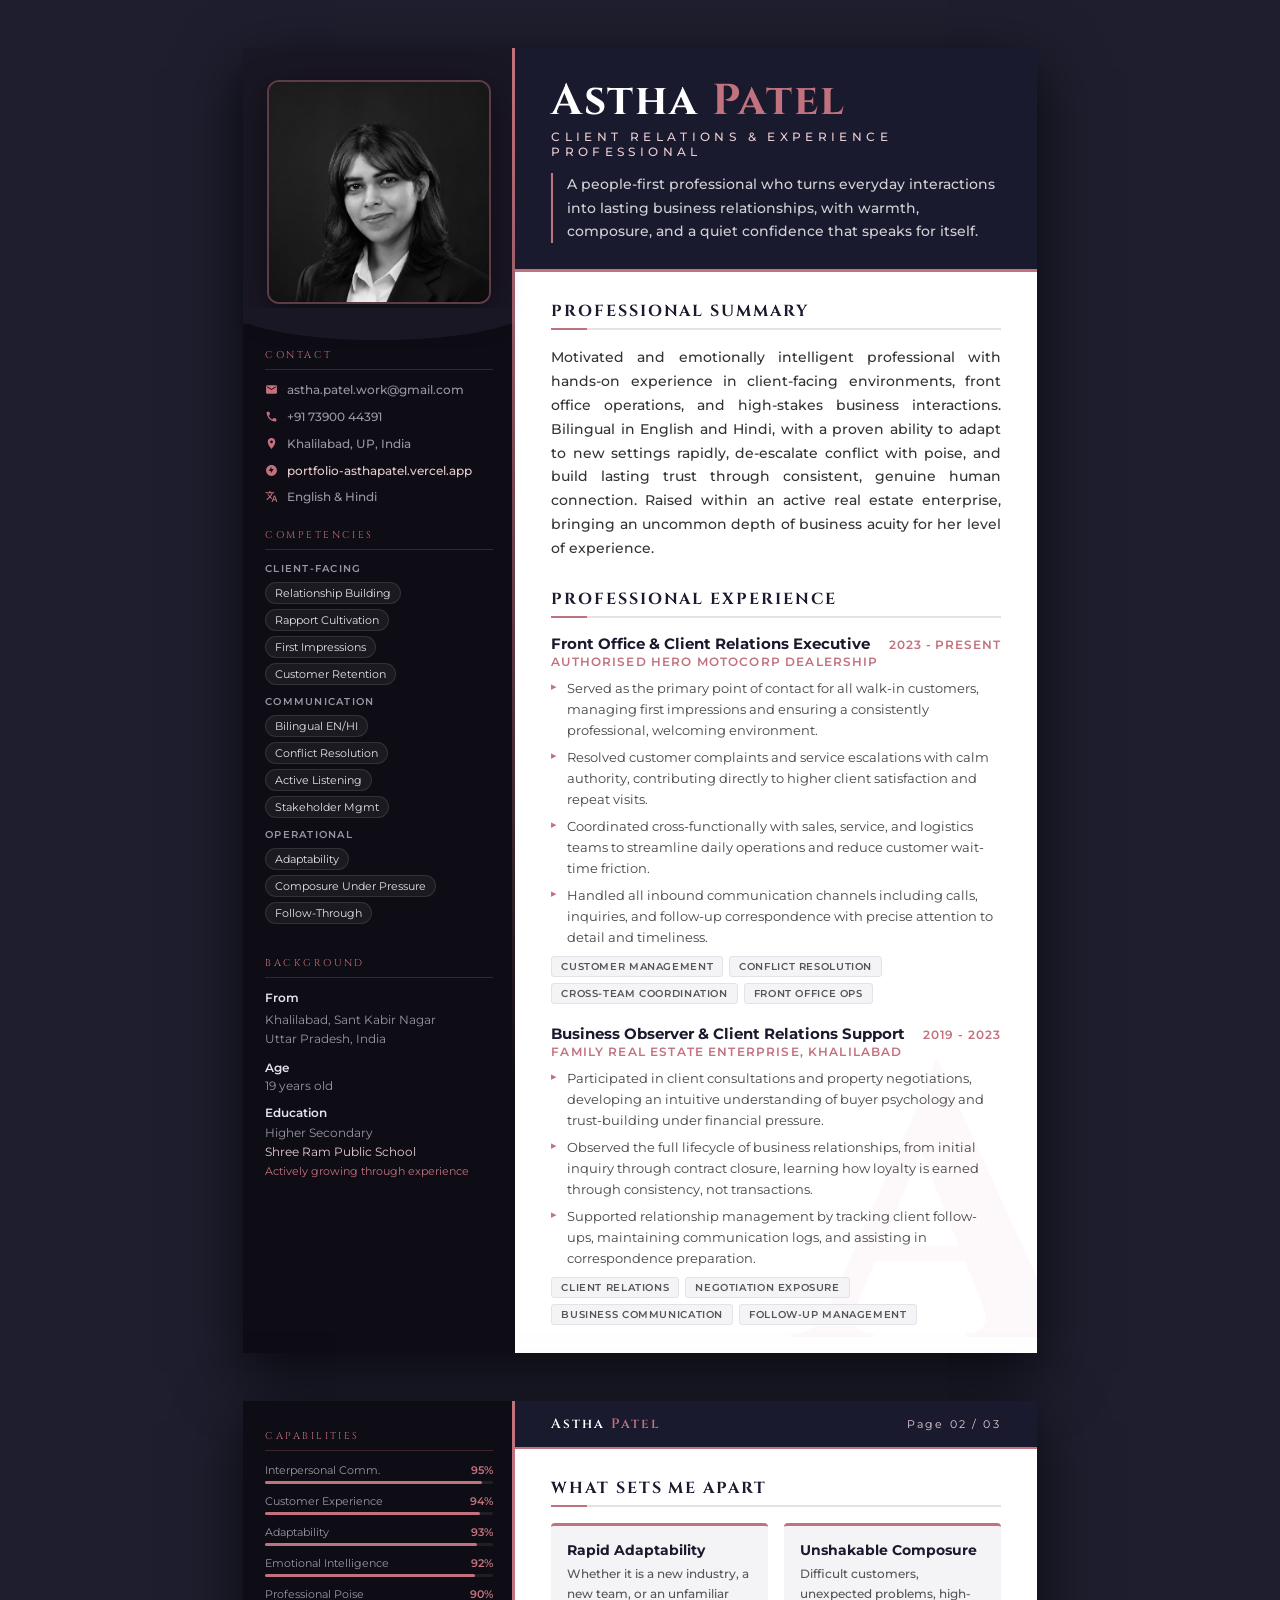
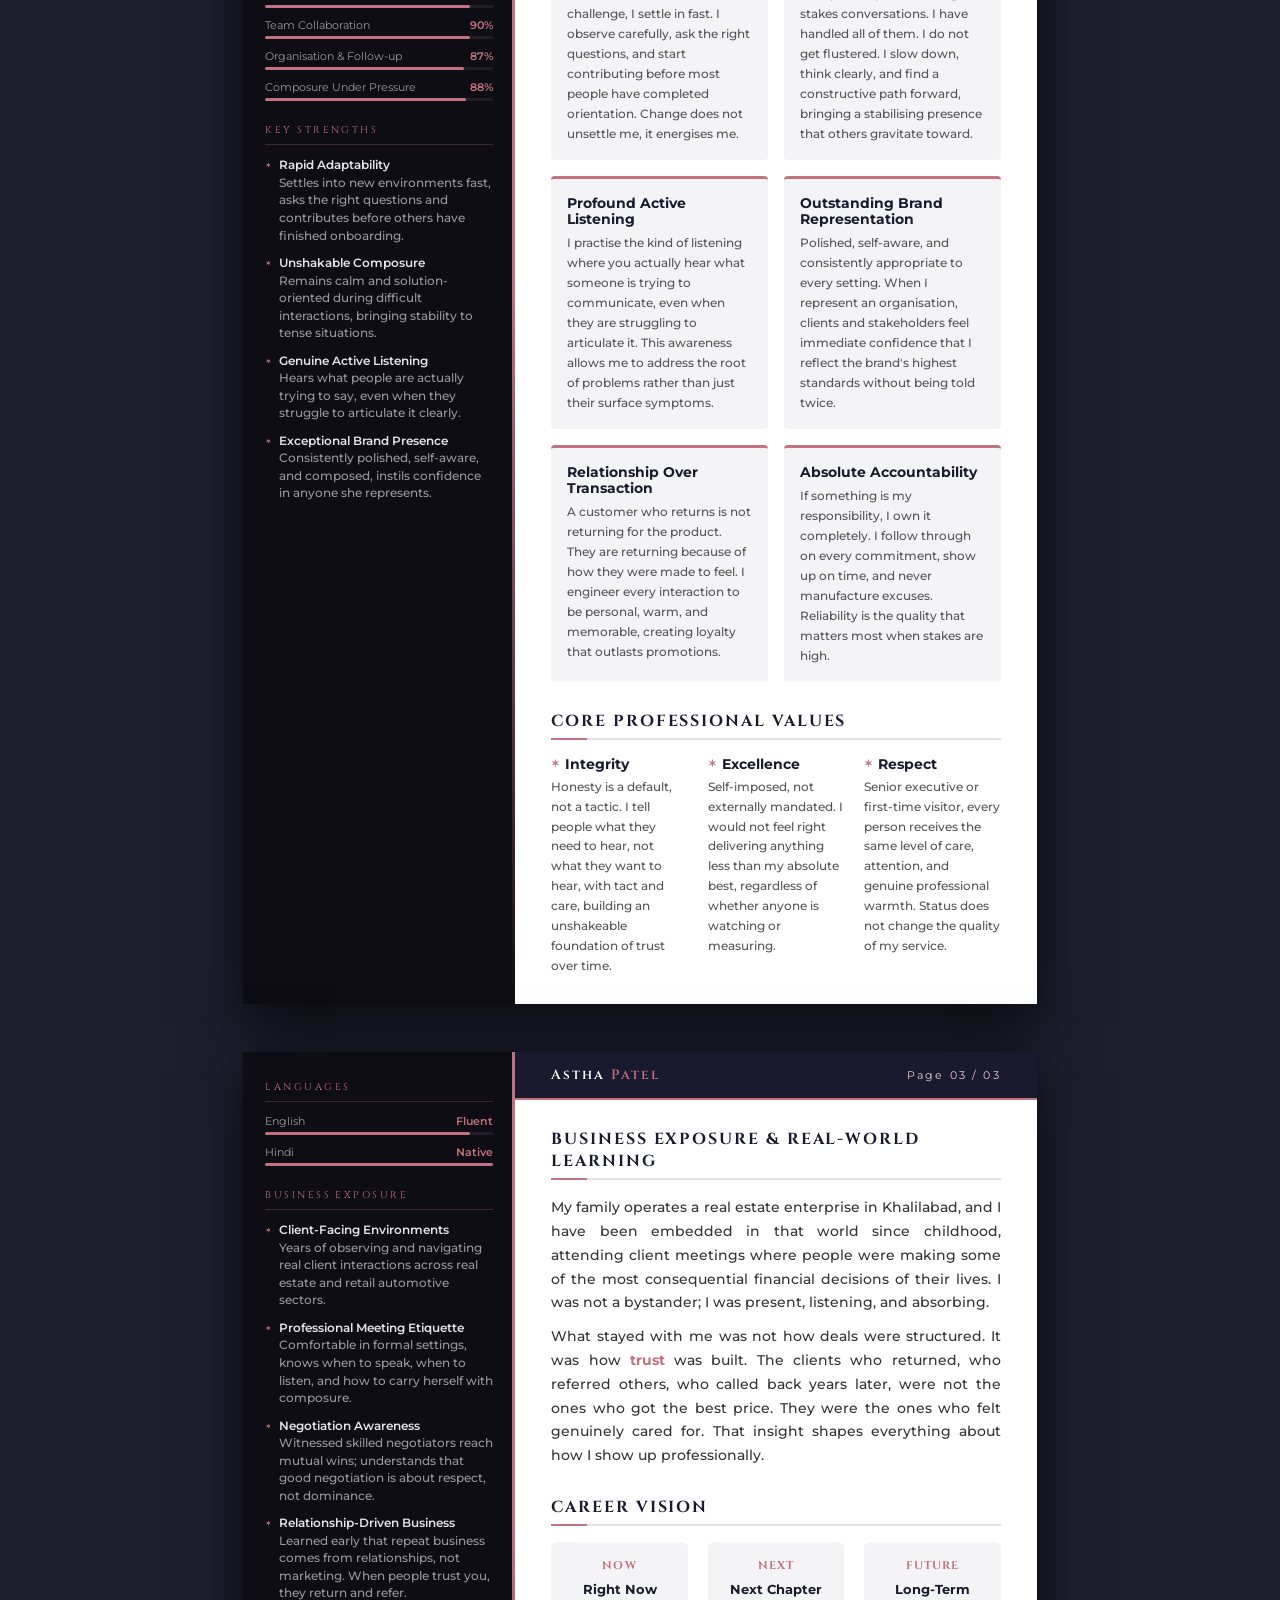
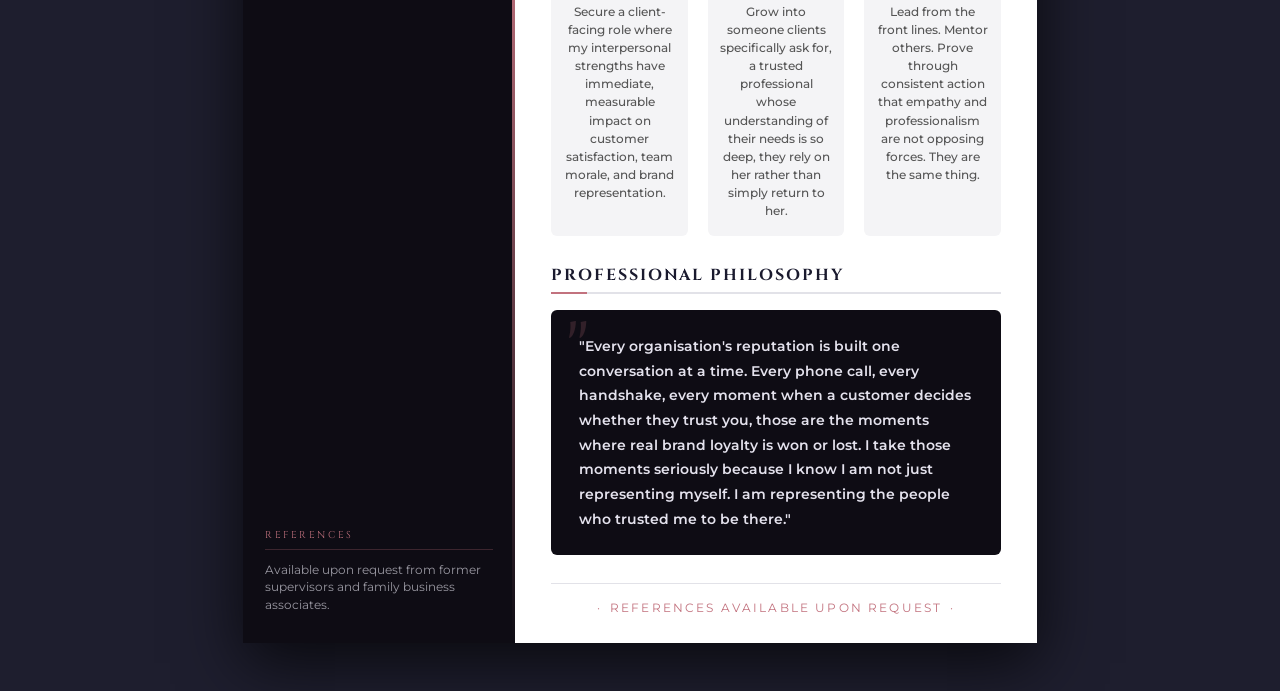
<file: resume.html>
<!DOCTYPE html>
<html lang="en">
<head>
  <meta charset="UTF-8">
  <title>Astha Patel - Resume</title>
  <style>
    @import url('https://fonts.googleapis.com/css2?family=Cinzel:wght@400;600;700&family=Montserrat:wght@300;400;500;600;700;800&display=swap');

    :root {
      --primary:   #1a1a2e;
      --rose:      #C2727E;
      --rose-dim:  rgba(194,114,126,0.18);
      --rose-pale: #e8ccd1;
      --dark:      #0e0c14;
      --dark-2:    #1a1724;
      --text-d:    #e4e2ed;
      --text-d2:   rgba(228,226,237,.65);
      --white:     #ffffff;
      --gray:      #555;
      --gray-lt:   #f4f4f6;
      --line:      #e2e2e8;
      --sb-w:      72mm;
    }

    *, *::before, *::after { box-sizing: border-box; margin: 0; padding: 0; }

    body {
      font-family: 'Montserrat', sans-serif;
      background: #1e1e2e;
      display: flex;
      flex-direction: column;
      align-items: center;
      padding: 48px 24px;
      gap: 48px;
    }

    .page {
      width: 210mm;
      min-height: 297mm;
      background: var(--white);
      box-shadow: 0 20px 60px rgba(0,0,0,.7);
      display: flex;
      flex-direction: row;
      position: relative;
    }

    @page { size: A4; margin: 0; }
    @media print {
      body { background: white; padding: 0; gap: 0; }
      .page { box-shadow: none; break-inside: avoid; break-after: page; }
      .page:last-child { break-after: auto; }
      * { -webkit-print-color-adjust: exact !important; print-color-adjust: exact !important; }
    }

    /* LEFT SIDEBAR */
    .sb {
      width: var(--sb-w);
      flex-shrink: 0;
      background: var(--dark);
      color: var(--text-d);
      padding: 0 0 36px 0;
      display: flex;
      flex-direction: column;
      position: relative;
    }
    .sb::after {
      content: '';
      position: absolute;
      top: 0; right: 0;
      width: 3px; height: 100%;
      background: linear-gradient(to bottom, var(--rose), transparent 80%);
    }
    .sb-arch {
      background: var(--dark-2);
      padding: 32px 24px 20px;
      margin-bottom: 24px;
      position: relative;
    }
    .sb-arch::after {
      content: '';
      position: absolute;
      bottom: -16px; left: 0; right: 0;
      height: 32px;
      background: var(--dark-2);
      clip-path: ellipse(55% 100% at 50% 0%);
    }
    .portrait-wrap {
      width: 100%;
      aspect-ratio: 1;
      border-radius: 12px;
      overflow: hidden;
      border: 2px solid rgba(194,114,126,.4);
      box-shadow: 0 8px 30px rgba(0,0,0,.5);
      background: var(--dark-2);
    }
    .portrait-wrap img {
      width: 100%;
      height: 100%;
      object-fit: cover;
      object-position: top center;
      display: block;
    }
    .sb-body { padding: 0 22px; display: flex; flex-direction: column; gap: 22px; }
    .sb-section-title {
      font-family: 'Cinzel', serif;
      font-size: .62rem;
      letter-spacing: .25em;
      text-transform: uppercase;
      color: var(--rose);
      padding-bottom: 7px;
      margin-bottom: 12px;
      border-bottom: 1px solid rgba(194,114,126,.25);
    }
    .contact-list { list-style: none; display: flex; flex-direction: column; gap: 10px; }
    .contact-item { display: flex; align-items: flex-start; gap: 9px; font-size: .75rem; font-weight: 500; line-height: 1.4; color: var(--text-d2); }
    .c-icon { width: 13px; height: 13px; fill: var(--rose); flex-shrink: 0; margin-top: 1px; }
    .contact-item a { color: var(--rose-pale); text-decoration: none; word-break: break-all; }
    .skill-group { margin-bottom: 10px; }
    .skill-group-label { font-size: .65rem; font-weight: 600; color: var(--text-d2); text-transform: uppercase; letter-spacing: .12em; margin-bottom: 7px; }
    .skill-pills { display: flex; flex-wrap: wrap; gap: 5px; }
    .skill-pills span {
      font-size: .68rem;
      background: rgba(255,255,255,.06);
      border: 1px solid rgba(255,255,255,.1);
      color: var(--text-d);
      padding: 3px 9px;
      border-radius: 20px;
    }
    .cap-list { display: flex; flex-direction: column; gap: 10px; }
    .cap-title { font-size: .68rem; display: flex; justify-content: space-between; color: var(--text-d2); margin-bottom: 4px; }
    .cap-title span:last-child { color: var(--rose); font-weight: 600; }
    .cap-bg { width: 100%; height: 3px; background: rgba(255,255,255,.08); border-radius: 2px; }
    .cap-fill { height: 100%; background: var(--rose); border-radius: 2px; }
    .diff-list { list-style: none; display: flex; flex-direction: column; gap: 10px; }
    .diff-item { position: relative; padding-left: 14px; font-size: .73rem; font-weight: 500; line-height: 1.5; color: var(--text-d2); }
    .diff-item::before { content: '\2736'; position: absolute; left: 0; top: 2px; font-size: .5rem; color: var(--rose); }
    .diff-item strong { color: var(--text-d); font-weight: 600; display: block; font-size: .73rem; }

    /* MAIN */
    .main {
      flex: 1;
      display: flex;
      flex-direction: column;
      overflow: hidden;
      position: relative;
    }
    .wm {
      position: absolute;
      bottom: -60px; right: -40px;
      font-family: 'Cinzel', serif;
      font-size: 24rem;
      font-weight: 700;
      color: rgba(194,114,126,.04);
      line-height: 1;
      pointer-events: none;
      z-index: 0;
      user-select: none;
    }
    .main-header {
      background: var(--primary);
      padding: 32px 36px 26px;
      flex-shrink: 0;
      position: relative;
      z-index: 1;
      border-bottom: 3px solid var(--rose);
    }
    .main-header h1 {
      font-family: 'Cinzel', serif;
      font-size: 2.7rem;
      font-weight: 700;
      color: var(--white);
      letter-spacing: 2px;
      line-height: 1;
      margin-bottom: 6px;
    }
    .main-header h1 span { color: var(--rose); }
    .main-header .role-tag {
      font-size: .78rem;
      font-weight: 500;
      letter-spacing: .35em;
      text-transform: uppercase;
      color: var(--rose-pale);
      margin-bottom: 14px;
    }
    .main-header .summary-blurb {
      font-family: 'Montserrat', sans-serif;
      font-style: normal;
      font-weight: 500;
      font-size: .86rem;
      line-height: 1.7;
      color: rgba(255,255,255,.8);
      border-left: 2px solid var(--rose);
      padding-left: 14px;
    }
    .page-header-strip {
      background: var(--primary);
      padding: 14px 36px;
      flex-shrink: 0;
      display: flex;
      align-items: center;
      justify-content: space-between;
      border-bottom: 2px solid var(--rose);
      position: relative;
      z-index: 1;
    }
    .page-header-strip .name-mini {
      font-family: 'Cinzel', serif;
      font-size: .85rem;
      font-weight: 600;
      color: var(--white);
      letter-spacing: .15em;
    }
    .page-header-strip .name-mini span { color: var(--rose); }
    .page-header-strip .pg-num { font-size: .68rem; color: var(--rose-pale); letter-spacing: .2em; }
    .main-body {
      flex: 1;
      padding: 28px 36px;
      display: flex;
      flex-direction: column;
      gap: 28px;
      position: relative;
      z-index: 1;
    }
    .sec-title {
      font-family: 'Cinzel', serif;
      font-size: 1rem;
      font-weight: 700;
      color: var(--primary);
      text-transform: uppercase;
      letter-spacing: .12em;
      padding-bottom: 6px;
      border-bottom: 2px solid var(--line);
      margin-bottom: 16px;
      position: relative;
    }
    .sec-title::after {
      content: '';
      position: absolute;
      left: 0; bottom: -2px;
      width: 36px; height: 2px;
      background: var(--rose);
    }
    .exp-block { margin-bottom: 20px; }
    .exp-block:last-child { margin-bottom: 0; }
    .exp-head { display: flex; justify-content: space-between; align-items: baseline; margin-bottom: 2px; }
    .exp-role { font-size: .95rem; font-weight: 700; color: var(--primary); }
    .exp-date { font-size: .72rem; font-weight: 600; color: var(--rose); letter-spacing: .08em; text-transform: uppercase; white-space: nowrap; }
    .exp-org { font-family: 'Montserrat', sans-serif; font-style: normal; font-weight: 600; font-size: .72rem; color: var(--rose); text-transform: uppercase; letter-spacing: .1em; margin-bottom: 9px; }
    .exp-bullets { list-style: none; display: flex; flex-direction: column; gap: 6px; }
    .exp-bullets li { font-size: .82rem; line-height: 1.6; color: #444; padding-left: 16px; position: relative; }
    .exp-bullets li::before { content: '\25B8'; position: absolute; left: 0; top: 0; color: var(--rose); font-size: .7rem; }
    .tag-row { display: flex; flex-wrap: wrap; gap: 6px; margin-top: 8px; }
    .tag-row span {
      font-size: .65rem; font-weight: 600; text-transform: uppercase; letter-spacing: .06em;
      background: var(--gray-lt); color: var(--gray);
      border: 1px solid var(--line); padding: 3px 9px; border-radius: 3px;
    }
    .summary-text { font-size: .85rem; font-weight: 500; line-height: 1.75; color: #333; text-align: justify; }
    .diff-grid { display: grid; grid-template-columns: 1fr 1fr; gap: 16px; }
    .diff-card { background: var(--gray-lt); border-top: 3px solid var(--rose); border-radius: 4px; padding: 16px; }
    .diff-card h4 { font-size: .85rem; font-weight: 700; color: var(--primary); margin-bottom: 6px; }
    .diff-card p { font-size: .78rem; font-weight: 500; line-height: 1.6; color: var(--gray); }
    .values-row { display: flex; gap: 20px; }
    .val-item { flex: 1; }
    .val-item h4 { font-size: .85rem; font-weight: 700; color: var(--primary); margin-bottom: 5px; display: flex; align-items: center; gap: 6px; }
    .val-item h4::before { content: '\2736'; color: var(--rose); font-size: .6rem; }
    .val-item p { font-size: .78rem; font-weight: 500; line-height: 1.6; color: var(--gray); }
    .vision-pillars { display: flex; gap: 20px; }
    .vision-pillar { flex: 1; text-align: center; padding: 16px 12px; background: var(--gray-lt); border-radius: 6px; }
    .vision-pillar .v-icon { font-family: 'Cinzel', serif; font-size: .7rem; font-weight: 700; color: var(--rose); letter-spacing: .1em; margin-bottom: 8px; }
    .vision-pillar h4 { font-size: .82rem; font-weight: 700; color: var(--primary); margin-bottom: 6px; }
    .vision-pillar p { font-size: .73rem; font-weight: 500; line-height: 1.55; color: var(--gray); }
    .quote-box {
      background: var(--dark);
      color: var(--text-d);
      padding: 24px 28px;
      border-radius: 6px;
      position: relative;
    }
    .quote-box::before {
      content: '"';
      position: absolute;
      top: 4px; left: 14px;
      font-family: 'Cinzel', serif;
      font-size: 5rem;
      color: rgba(194,114,126,.2);
      line-height: 1;
    }
    .quote-box p {
      font-family: 'Montserrat', sans-serif;
      font-style: normal;
      font-weight: 600;
      font-size: .88rem;
      line-height: 1.75;
      position: relative;
      z-index: 1;
    }
    .ref-footer {
      text-align: center;
      font-size: .75rem;
      color: var(--rose);
      letter-spacing: .18em;
      text-transform: uppercase;
      margin-top: auto;
      padding-top: 16px;
      border-top: 1px solid var(--line);
    }
    .sb-cont {
      width: var(--sb-w);
      flex-shrink: 0;
      background: var(--dark);
      position: relative;
    }
    .sb-cont::after {
      content: '';
      position: absolute;
      top: 0; right: 0;
      width: 3px; height: 100%;
      background: linear-gradient(to bottom, var(--rose) 40%, transparent);
    }
    .sb-cont-inner {
      padding: 28px 22px;
      height: 100%;
      display: flex;
      flex-direction: column;
      gap: 22px;
    }
  </style>
</head>
<body>

<!-- PAGE 1 -->
<div class="page" id="page1">
  <div class="sb">
    <div class="sb-arch">
      <div class="portrait-wrap">
        <img src="assets/portrait.png" alt="Astha Patel">
      </div>
    </div>
    <div class="sb-body">

      <div class="sb-section">
        <div class="sb-section-title">Contact</div>
        <ul class="contact-list">
          <li class="contact-item">
            <svg class="c-icon" viewBox="0 0 24 24"><path d="M20 4H4a2 2 0 0 0-2 2v12a2 2 0 0 0 2 2h16a2 2 0 0 0 2-2V6a2 2 0 0 0-2-2zm0 4-8 5-8-5V6l8 5 8-5v2z"/></svg>
            <span>astha.patel.work@gmail.com</span>
          </li>
          <li class="contact-item">
            <svg class="c-icon" viewBox="0 0 24 24"><path d="M6.62 10.79c1.44 2.83 3.76 5.14 6.59 6.59l2.2-2.2a1 1 0 0 1 1.02-.24c1.12.37 2.33.57 3.57.57a1 1 0 0 1 1 1V20a1 1 0 0 1-1 1C10.61 21 3 13.39 3 4a1 1 0 0 1 1-1h3.5a1 1 0 0 1 1 1c0 1.25.2 2.45.57 3.57a1 1 0 0 1-.25 1.02l-2.2 2.2z"/></svg>
            <span>+91 73900 44391</span>
          </li>
          <li class="contact-item">
            <svg class="c-icon" viewBox="0 0 24 24"><path d="M12 2C8.13 2 5 5.13 5 9c0 5.25 7 13 7 13s7-7.75 7-13c0-3.87-3.13-7-7-7zm0 9.5a2.5 2.5 0 1 1 0-5 2.5 2.5 0 0 1 0 5z"/></svg>
            <span>Khalilabad, UP, India</span>
          </li>
          <li class="contact-item">
            <svg class="c-icon" viewBox="0 0 24 24"><path d="M11.99 2C6.47 2 2 6.48 2 12s4.47 10 9.99 10C17.52 22 22 17.52 22 12S17.52 2 11.99 2zm-1 15v-4H7l5-8v4h4l-5 8z"/></svg>
            <a href="https://portfolio-asthapatel.vercel.app/" target="_blank">portfolio-asthapatel.vercel.app</a>
          </li>
          <li class="contact-item">
            <svg class="c-icon" viewBox="0 0 24 24"><path d="M12.87 15.07l-2.54-2.51.03-.03A17.52 17.52 0 0 0 14.07 6H17V4h-7V2H8v2H1v2h11.17C11.5 7.92 10.44 9.75 9 11.35 8.07 10.32 7.3 9.19 6.69 8h-2c.73 1.63 1.73 3.17 2.98 4.56l-5.09 5.02L4 19l5-5 3.11 3.11.76-2.04zM18.5 10h-2L12 22h2l1.12-3h4.75L21 22h2l-4.5-12zm-2.62 7l1.62-4.33L19.12 17h-3.24z"/></svg>
            <span>English &amp; Hindi</span>
          </li>
        </ul>
      </div>

      <div class="sb-section">
        <div class="sb-section-title">Competencies</div>
        <div class="skill-group">
          <div class="skill-group-label">Client-Facing</div>
          <div class="skill-pills">
            <span>Relationship Building</span>
            <span>Rapport Cultivation</span>
            <span>First Impressions</span>
            <span>Customer Retention</span>
          </div>
        </div>
        <div class="skill-group">
          <div class="skill-group-label">Communication</div>
          <div class="skill-pills">
            <span>Bilingual EN/HI</span>
            <span>Conflict Resolution</span>
            <span>Active Listening</span>
            <span>Stakeholder Mgmt</span>
          </div>
        </div>
        <div class="skill-group">
          <div class="skill-group-label">Operational</div>
          <div class="skill-pills">
            <span>Adaptability</span>
            <span>Composure Under Pressure</span>
            <span>Follow-Through</span>
          </div>
        </div>
      </div>

      <div class="sb-section">
        <div class="sb-section-title">Background</div>
        <div style="font-size:.78rem;font-weight:600;color:var(--text-d);margin-bottom:6px;">From</div>
        <div style="font-size:.73rem;font-weight:400;color:var(--text-d2);line-height:1.6;">Khalilabad, Sant Kabir Nagar<br>Uttar Pradesh, India</div>
        <div style="font-size:.78rem;font-weight:600;color:var(--text-d);margin-top:12px;margin-bottom:4px;">Age</div>
        <div style="font-size:.73rem;font-weight:400;color:var(--text-d2);">19 years old</div>
        <div style="font-size:.78rem;font-weight:600;color:var(--text-d);margin-top:12px;margin-bottom:4px;">Education</div>
        <div style="font-size:.73rem;font-weight:400;color:var(--text-d2);line-height:1.6;">
          Higher Secondary<br>
          <span style="color:var(--rose-pale);font-size:.72rem;font-weight:400;">Shree Ram Public School</span><br>
          <span style="color:var(--rose);font-size:.68rem;">Actively growing through experience</span>
        </div>
      </div>

    </div>
  </div>

  <div class="main">
    <div class="wm">A</div>
    <div class="main-header">
      <h1>Astha <span>Patel</span></h1>
      <div class="role-tag">Client Relations &amp; Experience Professional</div>
      <div class="summary-blurb">
        A people-first professional who turns everyday interactions into lasting business relationships, with warmth, composure, and a quiet confidence that speaks for itself.
      </div>
    </div>
    <div class="main-body">

      <div>
        <div class="sec-title">Professional Summary</div>
        <p class="summary-text">
          Motivated and emotionally intelligent professional with hands-on experience in client-facing environments, front office operations, and high-stakes business interactions. Bilingual in English and Hindi, with a proven ability to adapt to new settings rapidly, de-escalate conflict with poise, and build lasting trust through consistent, genuine human connection. Raised within an active real estate enterprise, bringing an uncommon depth of business acuity for her level of experience.
        </p>
      </div>

      <div>
        <div class="sec-title">Professional Experience</div>

        <div class="exp-block">
          <div class="exp-head">
            <div class="exp-role">Front Office &amp; Client Relations Executive</div>
            <div class="exp-date">2023 - Present</div>
          </div>
          <div class="exp-org">Authorised Hero MotoCorp Dealership</div>
          <ul class="exp-bullets">
            <li>Served as the primary point of contact for all walk-in customers, managing first impressions and ensuring a consistently professional, welcoming environment.</li>
            <li>Resolved customer complaints and service escalations with calm authority, contributing directly to higher client satisfaction and repeat visits.</li>
            <li>Coordinated cross-functionally with sales, service, and logistics teams to streamline daily operations and reduce customer wait-time friction.</li>
            <li>Handled all inbound communication channels including calls, inquiries, and follow-up correspondence with precise attention to detail and timeliness.</li>
          </ul>
          <div class="tag-row">
            <span>Customer Management</span>
            <span>Conflict Resolution</span>
            <span>Cross-Team Coordination</span>
            <span>Front Office Ops</span>
          </div>
        </div>

        <div class="exp-block">
          <div class="exp-head">
            <div class="exp-role">Business Observer &amp; Client Relations Support</div>
            <div class="exp-date">2019 - 2023</div>
          </div>
          <div class="exp-org">Family Real Estate Enterprise, Khalilabad</div>
          <ul class="exp-bullets">
            <li>Participated in client consultations and property negotiations, developing an intuitive understanding of buyer psychology and trust-building under financial pressure.</li>
            <li>Observed the full lifecycle of business relationships, from initial inquiry through contract closure, learning how loyalty is earned through consistency, not transactions.</li>
            <li>Supported relationship management by tracking client follow-ups, maintaining communication logs, and assisting in correspondence preparation.</li>
          </ul>
          <div class="tag-row">
            <span>Client Relations</span>
            <span>Negotiation Exposure</span>
            <span>Business Communication</span>
            <span>Follow-Up Management</span>
          </div>
        </div>

      </div>
    </div>
  </div>
</div>


<!-- PAGE 2 -->
<div class="page" id="page2">
  <div class="sb-cont">
    <div class="sb-cont-inner">

      <div class="sb-section">
        <div class="sb-section-title">Capabilities</div>
        <div class="cap-list">
          <div>
            <div class="cap-title"><span>Interpersonal Comm.</span><span>95%</span></div>
            <div class="cap-bg"><div class="cap-fill" style="width:95%"></div></div>
          </div>
          <div>
            <div class="cap-title"><span>Customer Experience</span><span>94%</span></div>
            <div class="cap-bg"><div class="cap-fill" style="width:94%"></div></div>
          </div>
          <div>
            <div class="cap-title"><span>Adaptability</span><span>93%</span></div>
            <div class="cap-bg"><div class="cap-fill" style="width:93%"></div></div>
          </div>
          <div>
            <div class="cap-title"><span>Emotional Intelligence</span><span>92%</span></div>
            <div class="cap-bg"><div class="cap-fill" style="width:92%"></div></div>
          </div>
          <div>
            <div class="cap-title"><span>Professional Poise</span><span>90%</span></div>
            <div class="cap-bg"><div class="cap-fill" style="width:90%"></div></div>
          </div>
          <div>
            <div class="cap-title"><span>Team Collaboration</span><span>90%</span></div>
            <div class="cap-bg"><div class="cap-fill" style="width:90%"></div></div>
          </div>
          <div>
            <div class="cap-title"><span>Organisation &amp; Follow-up</span><span>87%</span></div>
            <div class="cap-bg"><div class="cap-fill" style="width:87%"></div></div>
          </div>
          <div>
            <div class="cap-title"><span>Composure Under Pressure</span><span>88%</span></div>
            <div class="cap-bg"><div class="cap-fill" style="width:88%"></div></div>
          </div>
        </div>
      </div>

      <div class="sb-section">
        <div class="sb-section-title">Key Strengths</div>
        <ul class="diff-list">
          <li class="diff-item"><strong>Rapid Adaptability</strong>Settles into new environments fast, asks the right questions and contributes before others have finished onboarding.</li>
          <li class="diff-item"><strong>Unshakable Composure</strong>Remains calm and solution-oriented during difficult interactions, bringing stability to tense situations.</li>
          <li class="diff-item"><strong>Genuine Active Listening</strong>Hears what people are actually trying to say, even when they struggle to articulate it clearly.</li>
          <li class="diff-item"><strong>Exceptional Brand Presence</strong>Consistently polished, self-aware, and composed, instils confidence in anyone she represents.</li>
        </ul>
      </div>

    </div>
  </div>

  <div class="main">
    <div class="page-header-strip">
      <div class="name-mini">Astha <span>Patel</span></div>
      <div class="pg-num">Page 02 / 03</div>
    </div>
    <div class="main-body">

      <div>
        <div class="sec-title">What Sets Me Apart</div>
        <div class="diff-grid">
          <div class="diff-card">
            <h4>Rapid Adaptability</h4>
            <p>Whether it is a new industry, a new team, or an unfamiliar challenge, I settle in fast. I observe carefully, ask the right questions, and start contributing before most people have completed orientation. Change does not unsettle me, it energises me.</p>
          </div>
          <div class="diff-card">
            <h4>Unshakable Composure</h4>
            <p>Difficult customers, unexpected problems, high-stakes conversations. I have handled all of them. I do not get flustered. I slow down, think clearly, and find a constructive path forward, bringing a stabilising presence that others gravitate toward.</p>
          </div>
          <div class="diff-card">
            <h4>Profound Active Listening</h4>
            <p>I practise the kind of listening where you actually hear what someone is trying to communicate, even when they are struggling to articulate it. This awareness allows me to address the root of problems rather than just their surface symptoms.</p>
          </div>
          <div class="diff-card">
            <h4>Outstanding Brand Representation</h4>
            <p>Polished, self-aware, and consistently appropriate to every setting. When I represent an organisation, clients and stakeholders feel immediate confidence that I reflect the brand's highest standards without being told twice.</p>
          </div>
          <div class="diff-card">
            <h4>Relationship Over Transaction</h4>
            <p>A customer who returns is not returning for the product. They are returning because of how they were made to feel. I engineer every interaction to be personal, warm, and memorable, creating loyalty that outlasts promotions.</p>
          </div>
          <div class="diff-card">
            <h4>Absolute Accountability</h4>
            <p>If something is my responsibility, I own it completely. I follow through on every commitment, show up on time, and never manufacture excuses. Reliability is the quality that matters most when stakes are high.</p>
          </div>
        </div>
      </div>

      <div>
        <div class="sec-title">Core Professional Values</div>
        <div class="values-row">
          <div class="val-item">
            <h4>Integrity</h4>
            <p>Honesty is a default, not a tactic. I tell people what they need to hear, not what they want to hear, with tact and care, building an unshakeable foundation of trust over time.</p>
          </div>
          <div class="val-item">
            <h4>Excellence</h4>
            <p>Self-imposed, not externally mandated. I would not feel right delivering anything less than my absolute best, regardless of whether anyone is watching or measuring.</p>
          </div>
          <div class="val-item">
            <h4>Respect</h4>
            <p>Senior executive or first-time visitor, every person receives the same level of care, attention, and genuine professional warmth. Status does not change the quality of my service.</p>
          </div>
        </div>
      </div>

    </div>
  </div>
</div>


<!-- PAGE 3 -->
<div class="page" id="page3">
  <div class="sb-cont">
    <div class="sb-cont-inner">

      <div class="sb-section">
        <div class="sb-section-title">Languages</div>
        <div style="display:flex;flex-direction:column;gap:10px;">
          <div>
            <div class="cap-title"><span>English</span><span style="color:var(--rose)">Fluent</span></div>
            <div class="cap-bg"><div class="cap-fill" style="width:90%"></div></div>
          </div>
          <div>
            <div class="cap-title"><span>Hindi</span><span style="color:var(--rose)">Native</span></div>
            <div class="cap-bg"><div class="cap-fill" style="width:100%"></div></div>
          </div>
        </div>
      </div>

      <div class="sb-section">
        <div class="sb-section-title">Business Exposure</div>
        <ul class="diff-list">
          <li class="diff-item"><strong>Client-Facing Environments</strong>Years of observing and navigating real client interactions across real estate and retail automotive sectors.</li>
          <li class="diff-item"><strong>Professional Meeting Etiquette</strong>Comfortable in formal settings, knows when to speak, when to listen, and how to carry herself with composure.</li>
          <li class="diff-item"><strong>Negotiation Awareness</strong>Witnessed skilled negotiators reach mutual wins; understands that good negotiation is about respect, not dominance.</li>
          <li class="diff-item"><strong>Relationship-Driven Business</strong>Learned early that repeat business comes from relationships, not marketing. When people trust you, they return and refer.</li>
        </ul>
      </div>

      <div class="sb-section" style="margin-top:auto;">
        <div class="sb-section-title">References</div>
        <div style="font-size:.72rem;font-weight:400;color:var(--text-d2);line-height:1.55;">
          Available upon request from former supervisors and family business associates.
        </div>
      </div>

    </div>
  </div>

  <div class="main">
    <div class="page-header-strip">
      <div class="name-mini">Astha <span>Patel</span></div>
      <div class="pg-num">Page 03 / 03</div>
    </div>
    <div class="main-body">

      <div>
        <div class="sec-title">Business Exposure &amp; Real-World Learning</div>
        <p class="summary-text" style="margin-bottom:10px;">
          My family operates a real estate enterprise in Khalilabad, and I have been embedded in that world since childhood, attending client meetings where people were making some of the most consequential financial decisions of their lives. I was not a bystander; I was present, listening, and absorbing.
        </p>
        <p class="summary-text">
          What stayed with me was not how deals were structured. It was how <strong style="color:var(--rose)">trust</strong> was built. The clients who returned, who referred others, who called back years later, were not the ones who got the best price. They were the ones who felt genuinely cared for. That insight shapes everything about how I show up professionally.
        </p>
      </div>

      <div>
        <div class="sec-title">Career Vision</div>
        <div class="vision-pillars">
          <div class="vision-pillar">
            <div class="v-icon">NOW</div>
            <h4>Right Now</h4>
            <p>Secure a client-facing role where my interpersonal strengths have immediate, measurable impact on customer satisfaction, team morale, and brand representation.</p>
          </div>
          <div class="vision-pillar">
            <div class="v-icon">NEXT</div>
            <h4>Next Chapter</h4>
            <p>Grow into someone clients specifically ask for, a trusted professional whose understanding of their needs is so deep, they rely on her rather than simply return to her.</p>
          </div>
          <div class="vision-pillar">
            <div class="v-icon">FUTURE</div>
            <h4>Long-Term</h4>
            <p>Lead from the front lines. Mentor others. Prove through consistent action that empathy and professionalism are not opposing forces. They are the same thing.</p>
          </div>
        </div>
      </div>

      <div>
        <div class="sec-title">Professional Philosophy</div>
        <div class="quote-box">
          <p>
            "Every organisation's reputation is built one conversation at a time. Every phone call, every handshake, every moment when a customer decides whether they trust you, those are the moments where real brand loyalty is won or lost. I take those moments seriously because I know I am not just representing myself. I am representing the people who trusted me to be there."
          </p>
        </div>
      </div>

      <div class="ref-footer">
        &middot;&ensp;References Available Upon Request&ensp;&middot;
      </div>

    </div>
  </div>
</div>

</body>
</html>
</file>
